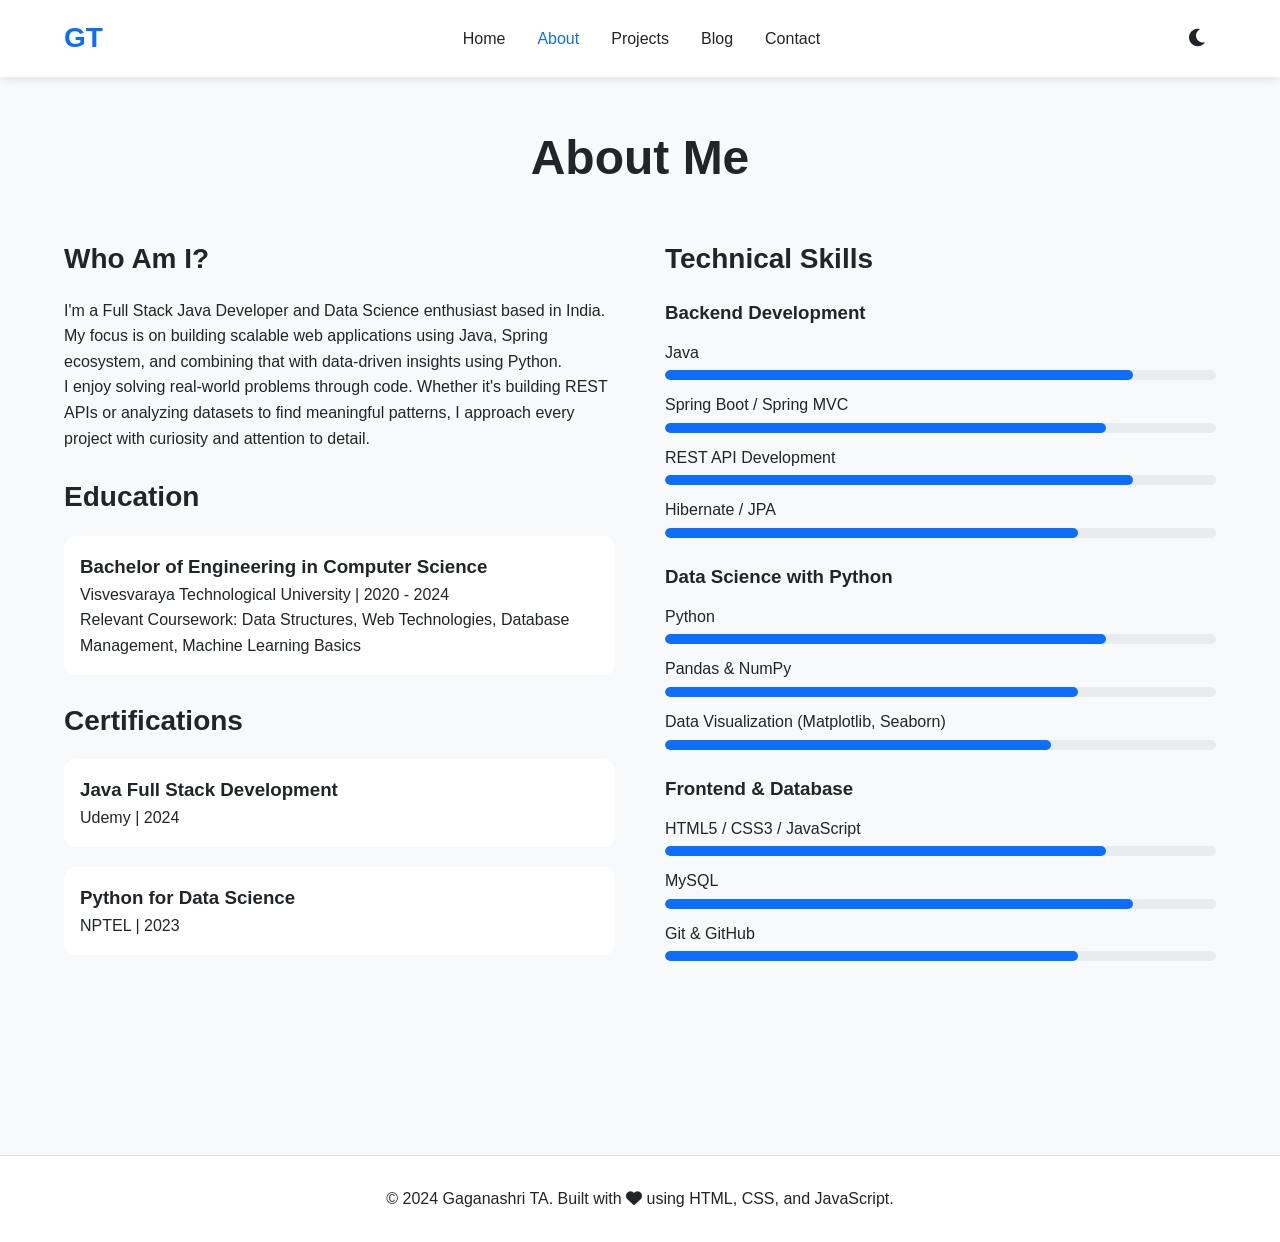
<file: about.html>
<!DOCTYPE html>
<html lang="en">
<head>
    <meta charset="UTF-8">
    <meta name="viewport" content="width=device-width, initial-scale=1.0">
    <title>Gaganashri TA | About Me</title>
    <link rel="stylesheet" href="css/style.css">
    <link rel="stylesheet" href="https://cdnjs.cloudflare.com/ajax/libs/font-awesome/6.0.0/css/all.min.css">
</head>
<body>

    <nav class="navbar">
        <div class="container nav-container">
            <div class="logo"><a href="index.html">GT</a></div>
            <ul class="nav-links">
                <li><a href="index.html">Home</a></li>
                <li><a href="about.html" class="active">About</a></li>
                <li><a href="projects.html">Projects</a></li>
                <li><a href="blog.html">Blog</a></li>
                <li><a href="contact.html">Contact</a></li>
            </ul>
            <button class="theme-toggle" id="darkModeToggle"><i class="fas fa-moon"></i></button>
            <div class="hamburger"><span></span><span></span><span></span></div>
        </div>
    </nav>

    <section class="about-page">
        <div class="container">
            <h1 class="page-title">About Me</h1>
            
            <div class="about-grid">
                <div class="about-bio">
                    <h2>Who Am I?</h2>
                    <p>I'm a Full Stack Java Developer and Data Science enthusiast based in India. My focus is on building scalable web applications using Java, Spring ecosystem, and combining that with data-driven insights using Python.</p>
                    <p>I enjoy solving real-world problems through code. Whether it's building REST APIs or analyzing datasets to find meaningful patterns, I approach every project with curiosity and attention to detail.</p>
                    
                    <h2>Education</h2>
                    <div class="edu-item">
                        <h3>Bachelor of Engineering in Computer Science</h3>
                        <p>Visvesvaraya Technological University | 2020 - 2024</p>
                        <p>Relevant Coursework: Data Structures, Web Technologies, Database Management, Machine Learning Basics</p>
                    </div>
                    
                    <h2>Certifications</h2>
                    <div class="edu-item">
                        <h3>Java Full Stack Development</h3>
                        <p>Udemy | 2024</p>
                    </div>
                    <div class="edu-item">
                        <h3>Python for Data Science</h3>
                        <p>NPTEL | 2023</p>
                    </div>
                </div>

                <div class="skills-detailed">
                    <h2>Technical Skills</h2>
                    <div class="skill-category">
                        <h3>Backend Development</h3>
                        <div class="skill-bar">
                            <span>Java</span>
                            <div class="progress-bar"><div class="progress" style="width: 85%"></div></div>
                        </div>
                        <div class="skill-bar">
                            <span>Spring Boot / Spring MVC</span>
                            <div class="progress-bar"><div class="progress" style="width: 80%"></div></div>
                        </div>
                        <div class="skill-bar">
                            <span>REST API Development</span>
                            <div class="progress-bar"><div class="progress" style="width: 85%"></div></div>
                        </div>
                        <div class="skill-bar">
                            <span>Hibernate / JPA</span>
                            <div class="progress-bar"><div class="progress" style="width: 75%"></div></div>
                        </div>
                    </div>
                    <div class="skill-category">
                        <h3>Data Science with Python</h3>
                        <div class="skill-bar">
                            <span>Python</span>
                            <div class="progress-bar"><div class="progress" style="width: 80%"></div></div>
                        </div>
                        <div class="skill-bar">
                            <span>Pandas & NumPy</span>
                            <div class="progress-bar"><div class="progress" style="width: 75%"></div></div>
                        </div>
                        <div class="skill-bar">
                            <span>Data Visualization (Matplotlib, Seaborn)</span>
                            <div class="progress-bar"><div class="progress" style="width: 70%"></div></div>
                        </div>
                    </div>
                    <div class="skill-category">
                        <h3>Frontend & Database</h3>
                        <div class="skill-bar">
                            <span>HTML5 / CSS3 / JavaScript</span>
                            <div class="progress-bar"><div class="progress" style="width: 80%"></div></div>
                        </div>
                        <div class="skill-bar">
                            <span>MySQL</span>
                            <div class="progress-bar"><div class="progress" style="width: 85%"></div></div>
                        </div>
                        <div class="skill-bar">
                            <span>Git & GitHub</span>
                            <div class="progress-bar"><div class="progress" style="width: 75%"></div></div>
                        </div>
                    </div>
                </div>
            </div>
        </div>
    </section>

    <footer class="footer">
        <div class="container"><p>&copy; 2024 Gaganashri TA. Built with <i class="fas fa-heart"></i> using HTML, CSS, and JavaScript.</p></div>
    </footer>

    <script src="js/main.js"></script>
</body>
</html>
</file>
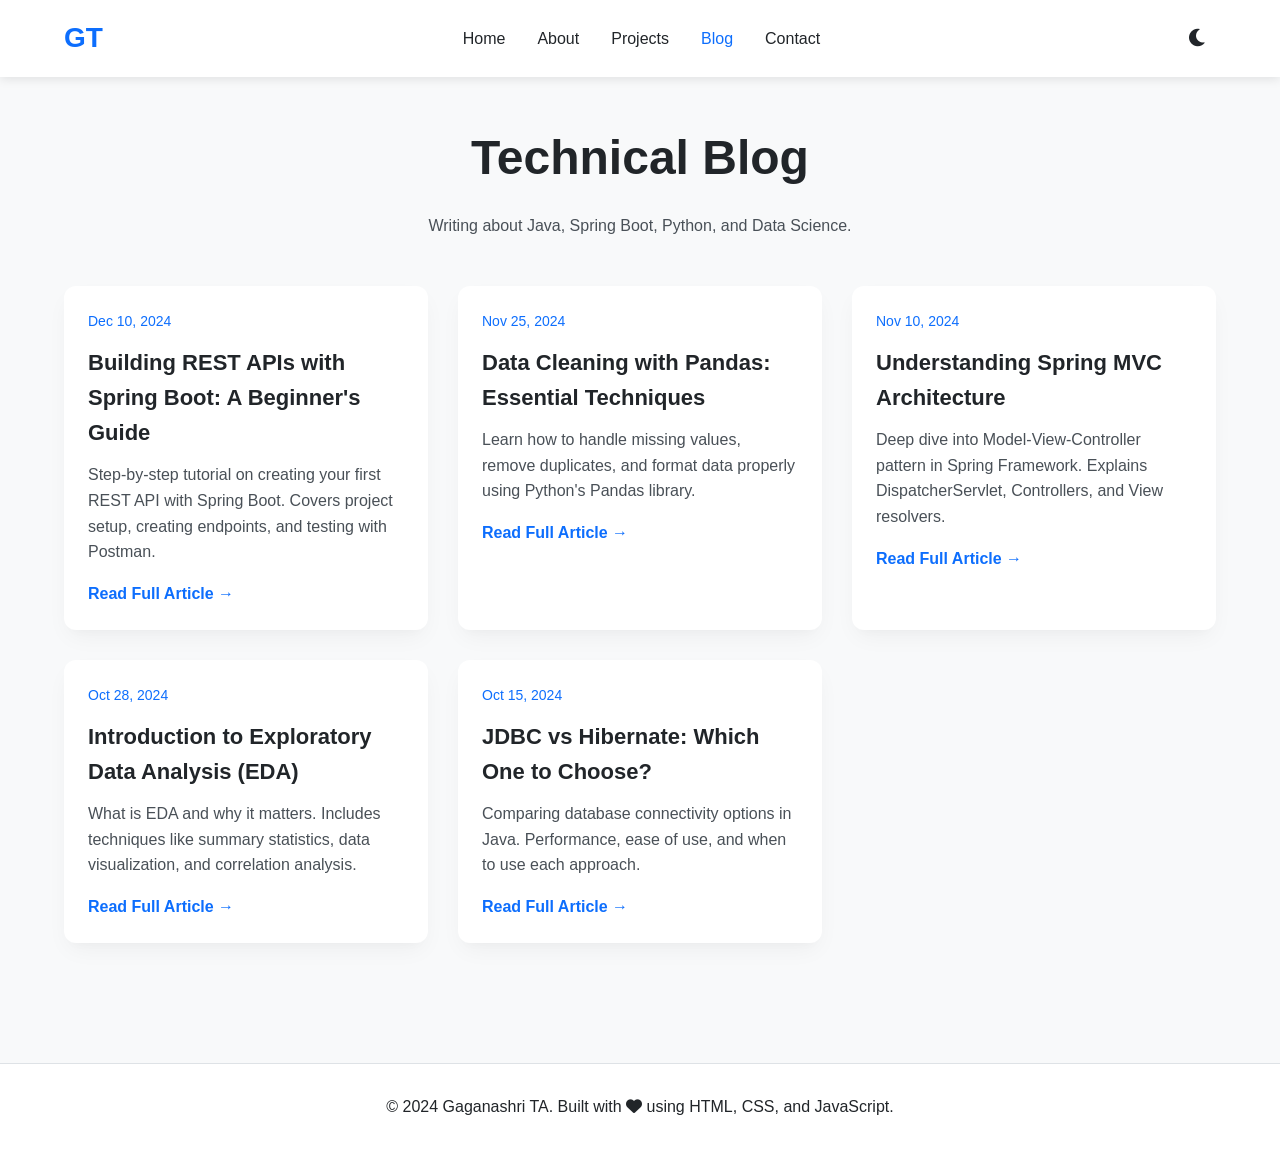
<file: blog.html>
<!DOCTYPE html>
<html lang="en">
<head>
    <meta charset="UTF-8">
    <meta name="viewport" content="width=device-width, initial-scale=1.0">
    <title>Gaganashri TA | Blog</title>
    <link rel="stylesheet" href="css/style.css">
    <link rel="stylesheet" href="https://cdnjs.cloudflare.com/ajax/libs/font-awesome/6.0.0/css/all.min.css">
</head>
<body>

    <nav class="navbar">
        <div class="container nav-container">
            <div class="logo"><a href="index.html">GT</a></div>
            <ul class="nav-links">
                <li><a href="index.html">Home</a></li>
                <li><a href="about.html">About</a></li>
                <li><a href="projects.html">Projects</a></li>
                <li><a href="blog.html" class="active">Blog</a></li>
                <li><a href="contact.html">Contact</a></li>
            </ul>
            <button class="theme-toggle" id="darkModeToggle"><i class="fas fa-moon"></i></button>
            <div class="hamburger"><span></span><span></span><span></span></div>
        </div>
    </nav>

    <section class="blog-page">
        <div class="container">
            <h1 class="page-title">Technical Blog</h1>
            <p class="page-subtitle">Writing about Java, Spring Boot, Python, and Data Science.</p>

            <div class="blog-grid">
                <article class="blog-post">
                    <div class="blog-date">Dec 10, 2024</div>
                    <h2>Building REST APIs with Spring Boot: A Beginner's Guide</h2>
                    <p>Step-by-step tutorial on creating your first REST API with Spring Boot. Covers project setup, creating endpoints, and testing with Postman.</p>
                    <a href="#" class="read-more">Read Full Article →</a>
                </article>

                <article class="blog-post">
                    <div class="blog-date">Nov 25, 2024</div>
                    <h2>Data Cleaning with Pandas: Essential Techniques</h2>
                    <p>Learn how to handle missing values, remove duplicates, and format data properly using Python's Pandas library.</p>
                    <a href="#" class="read-more">Read Full Article →</a>
                </article>

                <article class="blog-post">
                    <div class="blog-date">Nov 10, 2024</div>
                    <h2>Understanding Spring MVC Architecture</h2>
                    <p>Deep dive into Model-View-Controller pattern in Spring Framework. Explains DispatcherServlet, Controllers, and View resolvers.</p>
                    <a href="#" class="read-more">Read Full Article →</a>
                </article>

                <article class="blog-post">
                    <div class="blog-date">Oct 28, 2024</div>
                    <h2>Introduction to Exploratory Data Analysis (EDA)</h2>
                    <p>What is EDA and why it matters. Includes techniques like summary statistics, data visualization, and correlation analysis.</p>
                    <a href="#" class="read-more">Read Full Article →</a>
                </article>

                <article class="blog-post">
                    <div class="blog-date">Oct 15, 2024</div>
                    <h2>JDBC vs Hibernate: Which One to Choose?</h2>
                    <p>Comparing database connectivity options in Java. Performance, ease of use, and when to use each approach.</p>
                    <a href="#" class="read-more">Read Full Article →</a>
                </article>
            </div>
        </div>
    </section>

    <footer class="footer">
        <div class="container"><p>&copy; 2024 Gaganashri TA. Built with <i class="fas fa-heart"></i> using HTML, CSS, and JavaScript.</p></div>
    </footer>

    <script src="js/main.js"></script>
</body>
</html>
</file>
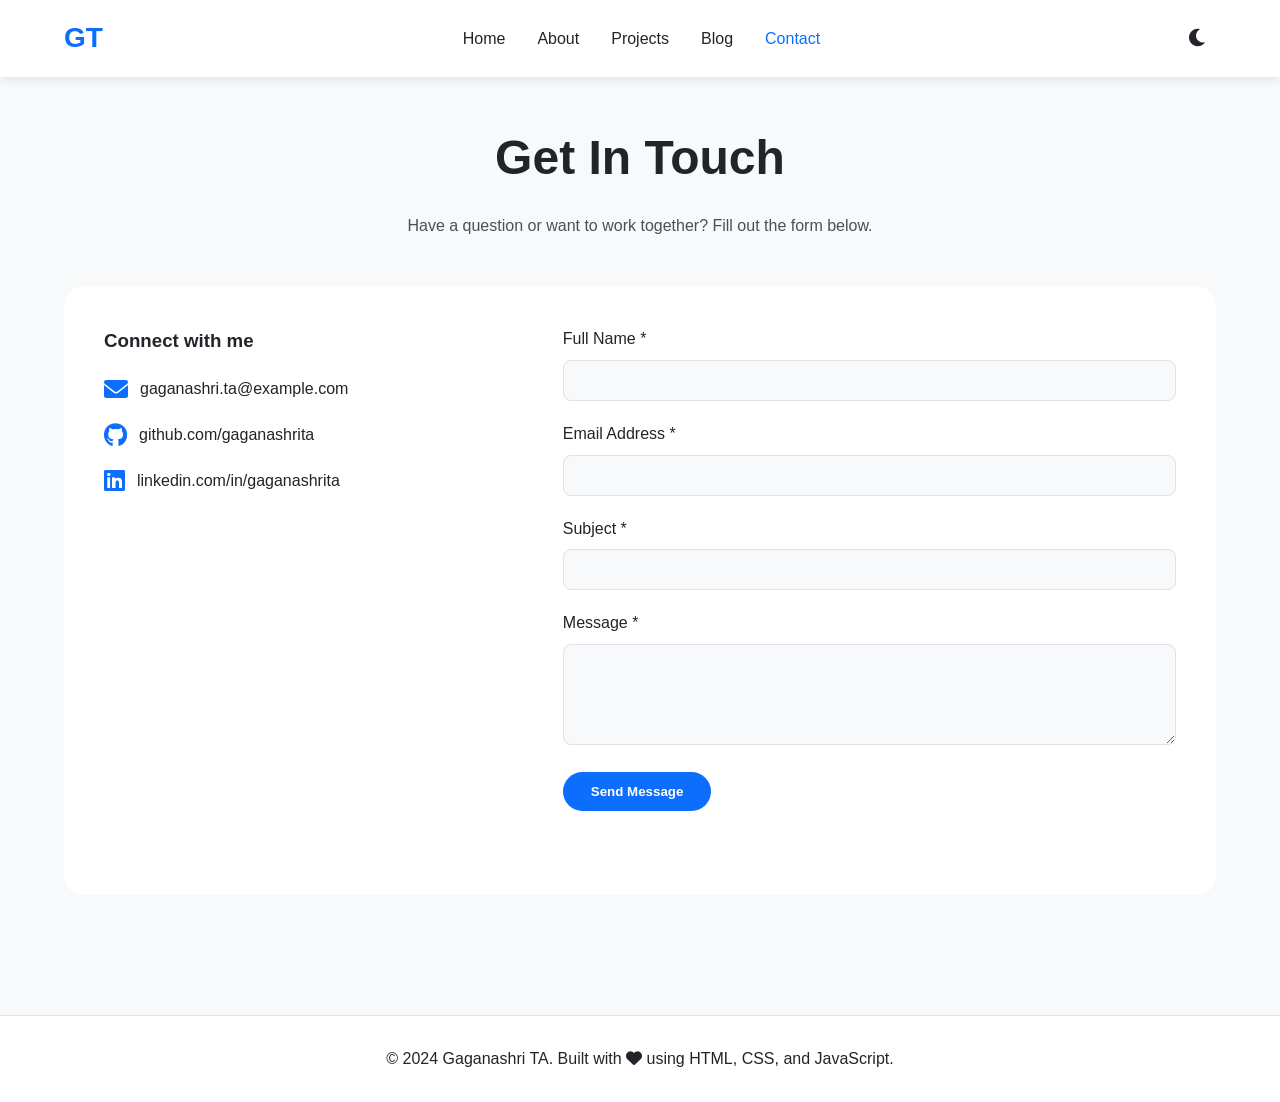
<file: contact.html>
<!DOCTYPE html>
<html lang="en">
<head>
    <meta charset="UTF-8">
    <meta name="viewport" content="width=device-width, initial-scale=1.0">
    <title>Gaganashri TA | Contact</title>
    <link rel="stylesheet" href="css/style.css">
    <link rel="stylesheet" href="https://cdnjs.cloudflare.com/ajax/libs/font-awesome/6.0.0/css/all.min.css">
</head>
<body>

    <nav class="navbar">
        <div class="container nav-container">
            <div class="logo"><a href="index.html">GT</a></div>
            <ul class="nav-links">
                <li><a href="index.html">Home</a></li>
                <li><a href="about.html">About</a></li>
                <li><a href="projects.html">Projects</a></li>
                <li><a href="blog.html">Blog</a></li>
                <li><a href="contact.html" class="active">Contact</a></li>
            </ul>
            <button class="theme-toggle" id="darkModeToggle"><i class="fas fa-moon"></i></button>
            <div class="hamburger"><span></span><span></span><span></span></div>
        </div>
    </nav>

    <section class="contact-page">
        <div class="container">
            <h1 class="page-title">Get In Touch</h1>
            <p class="page-subtitle">Have a question or want to work together? Fill out the form below.</p>

            <div class="contact-wrapper">
                <div class="contact-info">
                    <h3>Connect with me</h3>
                    <div class="contact-detail">
                        <i class="fas fa-envelope"></i>
                        <span>gaganashri.ta@example.com</span>
                    </div>
                    <div class="contact-detail">
                        <i class="fab fa-github"></i>
                        <span>github.com/gaganashrita</span>
                    </div>
                    <div class="contact-detail">
                        <i class="fab fa-linkedin"></i>
                        <span>linkedin.com/in/gaganashrita</span>
                    </div>
                </div>

                <form class="contact-form" id="contactForm">
                    <div class="form-group">
                        <label for="name">Full Name *</label>
                        <input type="text" id="name" name="name" required>
                        <small class="error-msg" id="nameError"></small>
                    </div>
                    <div class="form-group">
                        <label for="email">Email Address *</label>
                        <input type="email" id="email" name="email" required>
                        <small class="error-msg" id="emailError"></small>
                    </div>
                    <div class="form-group">
                        <label for="subject">Subject *</label>
                        <input type="text" id="subject" name="subject" required>
                        <small class="error-msg" id="subjectError"></small>
                    </div>
                    <div class="form-group">
                        <label for="message">Message *</label>
                        <textarea id="message" name="message" rows="5" required></textarea>
                        <small class="error-msg" id="messageError"></small>
                    </div>
                    <button type="submit" class="btn btn-primary">Send Message</button>
                    <div class="form-status" id="formStatus"></div>
                </form>
            </div>
        </div>
    </section>

    <footer class="footer">
        <div class="container"><p>&copy; 2024 Gaganashri TA. Built with <i class="fas fa-heart"></i> using HTML, CSS, and JavaScript.</p></div>
    </footer>

    <script src="js/main.js"></script>
</body>
</html>
</file>
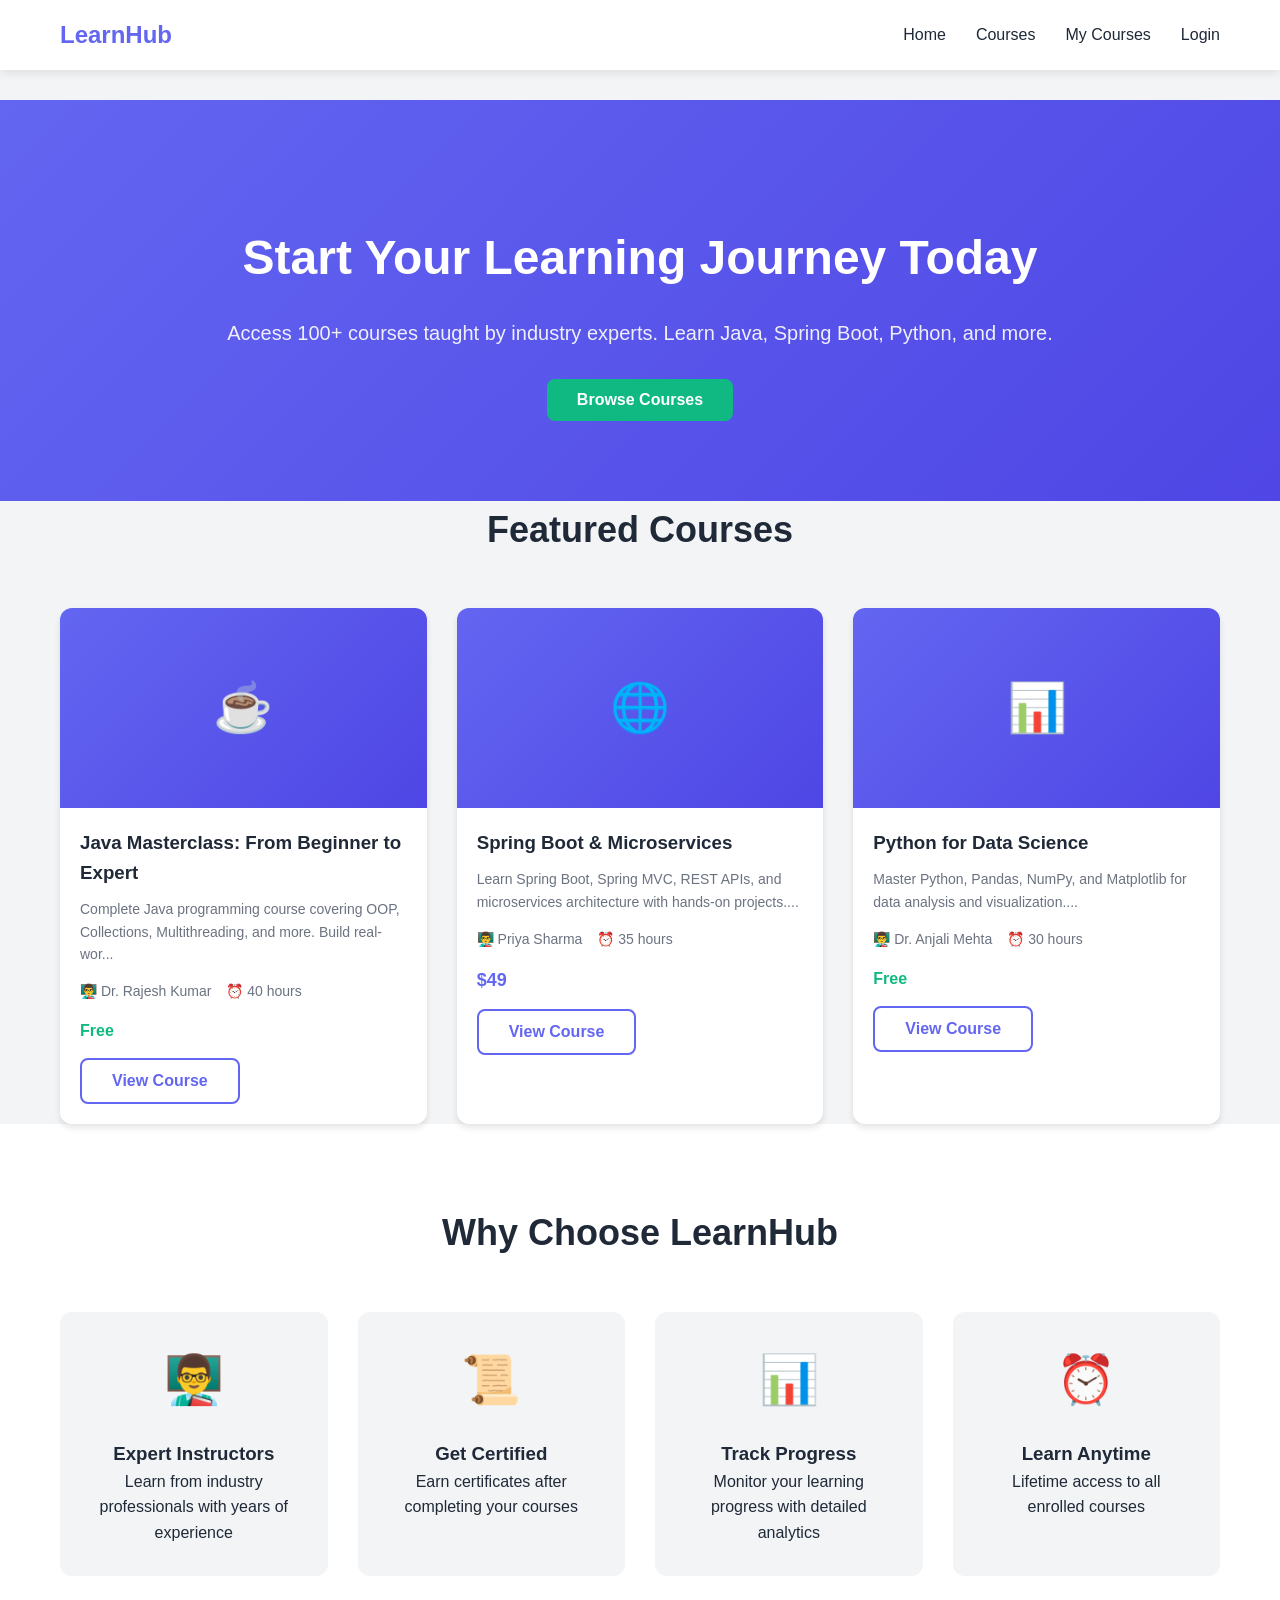
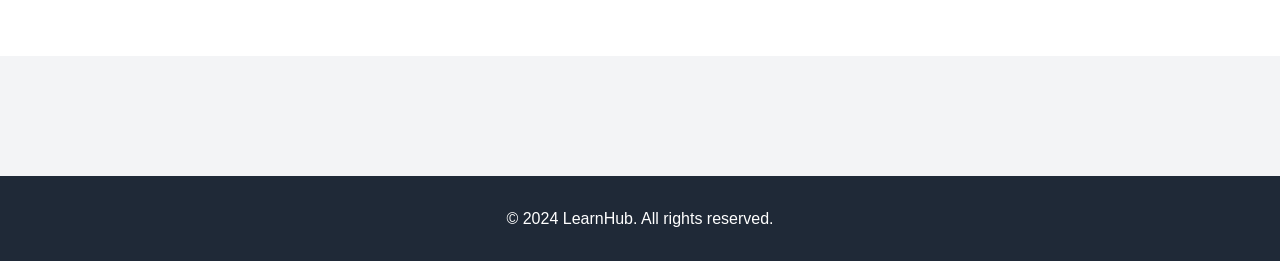
<file: deepseek_html_20260520_c94b9d.html>
<!DOCTYPE html>
<html lang="en">
<head>
    <meta charset="UTF-8">
    <meta name="viewport" content="width=device-width, initial-scale=1.0">
    <title>LearnHub - Online Learning Platform</title>
    <style>
        * {
            margin: 0;
            padding: 0;
            box-sizing: border-box;
        }

        :root {
            --primary: #6366f1;
            --primary-dark: #4f46e5;
            --secondary: #10b981;
            --dark: #1f2937;
            --light: #f3f4f6;
            --white: #ffffff;
            --gray: #6b7280;
            --danger: #ef4444;
            --warning: #f59e0b;
        }

        body {
            font-family: 'Segoe UI', Tahoma, Geneva, Verdana, sans-serif;
            line-height: 1.6;
            color: var(--dark);
            background: var(--light);
        }

        .container {
            max-width: 1200px;
            margin: 0 auto;
            padding: 0 20px;
        }

        /* Navigation */
        .navbar {
            background: var(--white);
            box-shadow: 0 2px 10px rgba(0,0,0,0.1);
            position: fixed;
            width: 100%;
            top: 0;
            z-index: 1000;
            padding: 16px 0;
        }

        .navbar .container {
            display: flex;
            justify-content: space-between;
            align-items: center;
        }

        .logo a {
            font-size: 24px;
            font-weight: bold;
            color: var(--primary);
            text-decoration: none;
        }

        .nav-links {
            display: flex;
            list-style: none;
            gap: 30px;
        }

        .nav-links a {
            text-decoration: none;
            color: var(--dark);
            font-weight: 500;
            cursor: pointer;
        }

        .nav-links a:hover, .nav-links a.active {
            color: var(--primary);
        }

        .user-info {
            display: flex;
            align-items: center;
            gap: 15px;
        }

        .user-name {
            color: var(--primary);
            font-weight: 500;
        }

        .logout-btn {
            background: var(--danger);
            color: white;
            border: none;
            padding: 6px 12px;
            border-radius: 6px;
            cursor: pointer;
            font-size: 12px;
        }

        .hamburger {
            display: none;
            flex-direction: column;
            cursor: pointer;
        }

        .hamburger span {
            width: 25px;
            height: 3px;
            background: var(--dark);
            margin: 3px 0;
        }

        /* Hero Section */
        .hero {
            background: linear-gradient(135deg, var(--primary), var(--primary-dark));
            color: white;
            padding: 120px 0 80px;
            text-align: center;
        }

        .hero-content h1 {
            font-size: 48px;
            margin-bottom: 20px;
        }

        .hero-content p {
            font-size: 20px;
            margin-bottom: 30px;
            opacity: 0.9;
        }

        /* Buttons */
        .btn {
            display: inline-block;
            padding: 12px 30px;
            border-radius: 8px;
            text-decoration: none;
            font-weight: 600;
            transition: all 0.3s;
            cursor: pointer;
            border: none;
            font-size: 16px;
        }

        .btn-primary {
            background: var(--secondary);
            color: white;
        }

        .btn-primary:hover {
            background: #059669;
            transform: translateY(-2px);
        }

        .btn-outline {
            background: transparent;
            color: var(--primary);
            border: 2px solid var(--primary);
        }

        .btn-outline:hover {
            background: var(--primary);
            color: white;
        }

        .btn-block {
            display: block;
            width: 100%;
            text-align: center;
        }

        .btn-danger {
            background: var(--danger);
            color: white;
        }

        .btn-danger:hover {
            background: #dc2626;
        }

        /* Pages */
        .page {
            display: none;
            padding: 100px 0 60px;
            min-height: 80vh;
        }

        .page.active {
            display: block;
        }

        /* Courses Grid */
        .section-title {
            text-align: center;
            font-size: 36px;
            margin-bottom: 50px;
        }

        .courses-grid {
            display: grid;
            grid-template-columns: repeat(auto-fill, minmax(320px, 1fr));
            gap: 30px;
            margin-top: 40px;
        }

        .course-card {
            background: var(--white);
            border-radius: 12px;
            overflow: hidden;
            box-shadow: 0 4px 6px rgba(0,0,0,0.1);
            transition: transform 0.3s;
        }

        .course-card:hover {
            transform: translateY(-5px);
        }

        .course-img {
            width: 100%;
            height: 200px;
            object-fit: cover;
            background: linear-gradient(135deg, var(--primary), var(--primary-dark));
            display: flex;
            align-items: center;
            justify-content: center;
            color: white;
            font-size: 48px;
        }

        .course-info {
            padding: 20px;
        }

        .course-info h3 {
            margin-bottom: 10px;
        }

        .course-info p {
            color: var(--gray);
            font-size: 14px;
            margin-bottom: 15px;
        }

        .course-meta {
            display: flex;
            gap: 15px;
            font-size: 14px;
            color: var(--gray);
            margin-bottom: 15px;
            flex-wrap: wrap;
        }

        .course-price {
            margin-bottom: 15px;
        }

        .free {
            color: var(--secondary);
            font-weight: bold;
        }

        .paid {
            color: var(--primary);
            font-weight: bold;
            font-size: 18px;
        }

        /* Features */
        .features {
            padding: 80px 0;
            background: var(--white);
        }

        .features-grid {
            display: grid;
            grid-template-columns: repeat(auto-fit, minmax(250px, 1fr));
            gap: 30px;
        }

        .feature-card {
            text-align: center;
            padding: 30px;
            background: var(--light);
            border-radius: 12px;
        }

        .feature-card i {
            font-size: 48px;
            color: var(--primary);
            margin-bottom: 20px;
        }

        /* Search Filter */
        .search-filter {
            display: flex;
            gap: 20px;
            margin-bottom: 40px;
            flex-wrap: wrap;
        }

        .search-input {
            flex: 1;
            padding: 12px 20px;
            border: 1px solid #ddd;
            border-radius: 8px;
            font-size: 16px;
        }

        .filter-select {
            padding: 12px 20px;
            border: 1px solid #ddd;
            border-radius: 8px;
            font-size: 16px;
            cursor: pointer;
        }

        /* Course Detail */
        .course-detail {
            background: var(--white);
            border-radius: 12px;
            overflow: hidden;
        }

        .course-detail-header {
            padding: 30px;
            background: var(--primary);
            color: white;
        }

        .course-detail-content {
            display: grid;
            grid-template-columns: 2fr 1fr;
            gap: 30px;
            padding: 30px;
        }

        .course-detail-img {
            width: 100%;
            height: 250px;
            background: linear-gradient(135deg, var(--primary), var(--primary-dark));
            border-radius: 8px;
            display: flex;
            align-items: center;
            justify-content: center;
            color: white;
            font-size: 64px;
        }

        .course-sidebar-card {
            background: var(--light);
            padding: 20px;
            border-radius: 12px;
            position: sticky;
            top: 100px;
        }

        .course-price-large {
            font-size: 32px;
            font-weight: bold;
            margin-bottom: 20px;
        }

        .course-stats {
            margin-bottom: 20px;
        }

        .course-stats p {
            margin-bottom: 10px;
        }

        /* My Courses */
        .enrolled-card {
            display: flex;
            gap: 20px;
            background: var(--white);
            border-radius: 12px;
            padding: 20px;
            margin-bottom: 20px;
            box-shadow: 0 2px 4px rgba(0,0,0,0.1);
        }

        .enrolled-img {
            width: 150px;
            height: 150px;
            background: linear-gradient(135deg, var(--primary), var(--primary-dark));
            border-radius: 8px;
            display: flex;
            align-items: center;
            justify-content: center;
            color: white;
            font-size: 48px;
        }

        .enrolled-info {
            flex: 1;
        }

        .progress-section {
            margin: 15px 0;
        }

        .progress-label {
            display: flex;
            justify-content: space-between;
            margin-bottom: 5px;
        }

        .progress-bar {
            background: var(--light);
            height: 10px;
            border-radius: 5px;
            overflow: hidden;
        }

        .progress-fill {
            background: var(--secondary);
            height: 100%;
            width: 0%;
            transition: width 0.3s;
        }

        .lesson-list-ul {
            list-style: none;
            margin-top: 10px;
        }

        .lesson-list-ul li {
            padding: 8px 0;
            border-bottom: 1px solid #eee;
        }

        .lesson-list-ul label {
            display: flex;
            align-items: center;
            gap: 10px;
            cursor: pointer;
        }

        .enrolled-actions {
            margin-top: 15px;
            display: flex;
            gap: 10px;
        }

        /* Auth Pages */
        .auth-container {
            max-width: 450px;
            margin: 0 auto;
        }

        .auth-card {
            background: var(--white);
            padding: 40px;
            border-radius: 12px;
            box-shadow: 0 4px 6px rgba(0,0,0,0.1);
        }

        .auth-card h2 {
            text-align: center;
            margin-bottom: 30px;
        }

        .form-group {
            margin-bottom: 20px;
        }

        .form-group label {
            display: block;
            margin-bottom: 8px;
            font-weight: 500;
        }

        .form-group input {
            width: 100%;
            padding: 12px;
            border: 1px solid #ddd;
            border-radius: 6px;
            font-size: 16px;
        }

        .alert {
            padding: 12px;
            border-radius: 6px;
            margin-bottom: 20px;
        }

        .alert-error {
            background: #fee2e2;
            color: var(--danger);
        }

        .alert-success {
            background: #d1fae5;
            color: var(--secondary);
        }

        .error-msg {
            color: var(--danger);
            font-size: 12px;
            display: block;
            margin-top: 5px;
        }

        .auth-footer {
            text-align: center;
            margin-top: 20px;
        }

        .auth-footer a {
            color: var(--primary);
            cursor: pointer;
            text-decoration: none;
        }

        /* Empty State */
        .empty-state {
            text-align: center;
            padding: 60px;
            background: var(--white);
            border-radius: 12px;
        }

        .empty-state i {
            font-size: 64px;
            color: var(--gray);
            margin-bottom: 20px;
        }

        /* Certificate Modal */
        .certificate-modal {
            position: fixed;
            top: 0;
            left: 0;
            width: 100%;
            height: 100%;
            background: rgba(0,0,0,0.8);
            display: flex;
            justify-content: center;
            align-items: center;
            z-index: 2000;
        }

        .certificate-content {
            background: white;
            padding: 40px;
            border-radius: 12px;
            text-align: center;
            max-width: 500px;
        }

        .certificate {
            border: 10px double var(--primary);
            padding: 30px;
        }

        .certificate h1 {
            color: var(--primary);
            margin-bottom: 20px;
        }

        .btn-close-cert {
            margin-top: 20px;
            padding: 10px 20px;
            background: var(--primary);
            color: white;
            border: none;
            border-radius: 6px;
            cursor: pointer;
        }

        /* Footer */
        .footer {
            background: var(--dark);
            color: white;
            text-align: center;
            padding: 30px;
            margin-top: 60px;
        }

        /* Responsive */
        @media (max-width: 768px) {
            .hamburger {
                display: flex;
            }
            
            .nav-links {
                display: none;
                position: absolute;
                top: 70px;
                left: 0;
                width: 100%;
                background: var(--white);
                flex-direction: column;
                padding: 20px;
                text-align: center;
                box-shadow: 0 4px 6px rgba(0,0,0,0.1);
            }
            
            .nav-links.active {
                display: flex;
            }
            
            .course-detail-content {
                grid-template-columns: 1fr;
            }
            
            .enrolled-card {
                flex-direction: column;
            }
            
            .enrolled-img {
                width: 100%;
                height: 150px;
            }
            
            .hero-content h1 {
                font-size: 32px;
            }
            
            .search-filter {
                flex-direction: column;
            }
            
            .user-info {
                flex-direction: column;
                gap: 10px;
            }
        }
    </style>
</head>
<body>

    <!-- Navigation -->
    <nav class="navbar">
        <div class="container">
            <div class="logo">
                <a onclick="showPage('home')">LearnHub</a>
            </div>
            <ul class="nav-links" id="navLinks">
                <li><a onclick="showPage('home')">Home</a></li>
                <li><a onclick="showPage('courses')">Courses</a></li>
                <li><a onclick="showPage('my-courses')">My Courses</a></li>
                <li id="authNav"><a onclick="showPage('login')">Login</a></li>
            </ul>
            <div class="user-info" id="userInfo" style="display: none;">
                <span class="user-name" id="userName"></span>
                <button class="logout-btn" onclick="logout()">Logout</button>
            </div>
            <div class="hamburger" onclick="toggleMobileMenu()">
                <span></span><span></span><span></span>
            </div>
        </div>
    </nav>

    <!-- Home Page -->
    <div id="homePage" class="page active">
        <section class="hero">
            <div class="container">
                <div class="hero-content">
                    <h1>Start Your Learning Journey Today</h1>
                    <p>Access 100+ courses taught by industry experts. Learn Java, Spring Boot, Python, and more.</p>
                    <button class="btn btn-primary" onclick="showPage('courses')">Browse Courses</button>
                </div>
            </div>
        </section>

        <section class="featured">
            <div class="container">
                <h2 class="section-title">Featured Courses</h2>
                <div class="courses-grid" id="featuredCourses"></div>
            </div>
        </section>

        <section class="features">
            <div class="container">
                <h2 class="section-title">Why Choose LearnHub</h2>
                <div class="features-grid">
                    <div class="feature-card">
                        <div style="font-size: 48px; margin-bottom: 20px;">👨‍🏫</div>
                        <h3>Expert Instructors</h3>
                        <p>Learn from industry professionals with years of experience</p>
                    </div>
                    <div class="feature-card">
                        <div style="font-size: 48px; margin-bottom: 20px;">📜</div>
                        <h3>Get Certified</h3>
                        <p>Earn certificates after completing your courses</p>
                    </div>
                    <div class="feature-card">
                        <div style="font-size: 48px; margin-bottom: 20px;">📊</div>
                        <h3>Track Progress</h3>
                        <p>Monitor your learning progress with detailed analytics</p>
                    </div>
                    <div class="feature-card">
                        <div style="font-size: 48px; margin-bottom: 20px;">⏰</div>
                        <h3>Learn Anytime</h3>
                        <p>Lifetime access to all enrolled courses</p>
                    </div>
                </div>
            </div>
        </section>
    </div>

    <!-- Courses Page -->
    <div id="coursesPage" class="page">
        <div class="container">
            <h1 class="section-title">All Courses</h1>
            
            <div class="search-filter">
                <input type="text" id="searchInput" placeholder="Search courses by title..." class="search-input">
                <select id="categoryFilter" class="filter-select">
                    <option value="all">All Categories</option>
                    <option value="Programming">Programming</option>
                    <option value="Web Development">Web Development</option>
                    <option value="Data Science">Data Science</option>
                    <option value="DevOps">DevOps</option>
                </select>
            </div>

            <div class="courses-grid" id="allCourses"></div>
        </div>
    </div>

    <!-- Course Detail Page -->
    <div id="courseDetailPage" class="page">
        <div class="container">
            <div id="courseDetailContent"></div>
        </div>
    </div>

    <!-- My Courses Page -->
    <div id="myCoursesPage" class="page">
        <div class="container">
            <h1 class="section-title">My Courses</h1>
            <div id="myCoursesContent"></div>
        </div>
    </div>

    <!-- Login Page -->
    <div id="loginPage" class="page">
        <div class="container">
            <div class="auth-container">
                <div class="auth-card">
                    <h2>Login to LearnHub</h2>
                    <div id="loginError" class="alert alert-error" style="display: none;"></div>
                    <form id="loginForm">
                        <div class="form-group">
                            <label>Username</label>
                            <input type="text" id="loginUsername" required>
                        </div>
                        <div class="form-group">
                            <label>Password</label>
                            <input type="password" id="loginPassword" required>
                        </div>
                        <button type="submit" class="btn btn-primary btn-block">Login</button>
                    </form>
                    <div class="auth-footer">
                        <p>Don't have an account? <a onclick="showPage('register')">Register here</a></p>
                    </div>
                </div>
            </div>
        </div>
    </div>

    <!-- Register Page -->
    <div id="registerPage" class="page">
        <div class="container">
            <div class="auth-container">
                <div class="auth-card">
                    <h2>Create an Account</h2>
                    <div id="registerError" class="alert alert-error" style="display: none;"></div>
                    <form id="registerForm">
                        <div class="form-group">
                            <label>Username *</label>
                            <input type="text" id="regUsername" required>
                            <small class="error-msg" id="usernameError"></small>
                        </div>
                        <div class="form-group">
                            <label>Email *</label>
                            <input type="email" id="regEmail" required>
                            <small class="error-msg" id="emailError"></small>
                        </div>
                        <div class="form-group">
                            <label>Password *</label>
                            <input type="password" id="regPassword" required>
                            <small class="error-msg" id="passwordError"></small>
                        </div>
                        <div class="form-group">
                            <label>Confirm Password *</label>
                            <input type="password" id="regConfirmPassword" required>
                            <small class="error-msg" id="confirmError"></small>
                        </div>
                        <button type="submit" class="btn btn-primary btn-block">Register</button>
                    </form>
                    <div class="auth-footer">
                        <p>Already have an account? <a onclick="showPage('login')">Login here</a></p>
                    </div>
                </div>
            </div>
        </div>
    </div>

    <footer class="footer">
        <div class="container">
            <p>&copy; 2024 LearnHub. All rights reserved.</p>
        </div>
    </footer>

    <script>
        // ============================================
        // DATA MODELS
        // ============================================
        
        const courses = [
            {
                id: 1,
                title: "Java Masterclass: From Beginner to Expert",
                description: "Complete Java programming course covering OOP, Collections, Multithreading, and more. Build real-world applications.",
                instructor: "Dr. Rajesh Kumar",
                duration: 40,
                level: "Beginner",
                category: "Programming",
                price: 0,
                lessons: [
                    "Introduction to Java",
                    "Variables and Data Types",
                    "Control Flow Statements",
                    "Object Oriented Programming",
                    "Exception Handling",
                    "Collections Framework",
                    "Multithreading",
                    "File I/O"
                ]
            },
            {
                id: 2,
                title: "Spring Boot & Microservices",
                description: "Learn Spring Boot, Spring MVC, REST APIs, and microservices architecture with hands-on projects.",
                instructor: "Priya Sharma",
                duration: 35,
                level: "Intermediate",
                category: "Web Development",
                price: 49,
                lessons: [
                    "Spring Boot Setup",
                    "Creating REST APIs",
                    "Database Integration",
                    "Spring Security",
                    "Microservices Basics",
                    "Service Discovery",
                    "API Gateway",
                    "Docker Deployment"
                ]
            },
            {
                id: 3,
                title: "Python for Data Science",
                description: "Master Python, Pandas, NumPy, and Matplotlib for data analysis and visualization.",
                instructor: "Dr. Anjali Mehta",
                duration: 30,
                level: "Beginner",
                category: "Data Science",
                price: 0,
                lessons: [
                    "Python Basics",
                    "NumPy Fundamentals",
                    "Pandas DataFrames",
                    "Data Cleaning",
                    "Data Visualization with Matplotlib",
                    "Seaborn for Statistics",
                    "Introduction to Machine Learning"
                ]
            },
            {
                id: 4,
                title: "React - The Complete Guide",
                description: "Build modern web applications with React, Hooks, Redux, and Next.js.",
                instructor: "Vikram Singh",
                duration: 45,
                level: "Intermediate",
                category: "Web Development",
                price: 59,
                lessons: [
                    "React Fundamentals",
                    "Components & Props",
                    "State & Lifecycle",
                    "Hooks Deep Dive",
                    "React Router",
                    "State Management with Redux",
                    "API Integration",
                    "Next.js Basics"
                ]
            },
            {
                id: 5,
                title: "DevOps with Docker & Kubernetes",
                description: "Learn containerization, orchestration, and CI/CD pipelines.",
                instructor: "Neha Gupta",
                duration: 28,
                level: "Advanced",
                category: "DevOps",
                price: 79,
                lessons: [
                    "Docker Basics",
                    "Docker Compose",
                    "Kubernetes Architecture",
                    "Pods & Services",
                    "Deployments",
                    "CI/CD Pipelines",
                    "Monitoring & Logging"
                ]
            },
            {
                id: 6,
                title: "SQL and Database Design",
                description: "Master SQL queries, joins, indexing, and database normalization.",
                instructor: "Rahul Verma",
                duration: 25,
                level: "Beginner",
                category: "Programming",
                price: 0,
                lessons: [
                    "SQL Basics",
                    "SELECT Queries",
                    "Joins Explained",
                    "Subqueries",
                    "Indexing",
                    "Database Normalization",
                    "Transactions",
                    "Stored Procedures"
                ]
            }
        ];

        // User data (mock)
        let users = JSON.parse(localStorage.getItem('users') || '[]');
        let currentUser = JSON.parse(localStorage.getItem('currentUser') || 'null');
        
        // Enrollments data
        let enrollments = JSON.parse(localStorage.getItem('enrollments') || '{}');
        
        // Lesson completion data
        let lessonProgress = JSON.parse(localStorage.getItem('lessonProgress') || '{}');

        // ============================================
        // HELPER FUNCTIONS
        // ============================================
        
        function saveToLocalStorage() {
            localStorage.setItem('users', JSON.stringify(users));
            localStorage.setItem('currentUser', JSON.stringify(currentUser));
            localStorage.setItem('enrollments', JSON.stringify(enrollments));
            localStorage.setItem('lessonProgress', JSON.stringify(lessonProgress));
        }

        function updateNavigation() {
            const authNav = document.getElementById('authNav');
            const userInfo = document.getElementById('userInfo');
            const userNameSpan = document.getElementById('userName');
            
            if (currentUser) {
                authNav.style.display = 'none';
                userInfo.style.display = 'flex';
                userNameSpan.textContent = currentUser.username;
            } else {
                authNav.style.display = 'block';
                userInfo.style.display = 'none';
            }
        }

        function showPage(pageName, param = null) {
            // Hide all pages
            document.querySelectorAll('.page').forEach(page => {
                page.classList.remove('active');
            });
            
            // Show selected page
            const pageMap = {
                'home': 'homePage',
                'courses': 'coursesPage',
                'my-courses': 'myCoursesPage',
                'course-detail': 'courseDetailPage',
                'login': 'loginPage',
                'register': 'registerPage'
            };
            
            const pageId = pageMap[pageName];
            if (pageId) {
                document.getElementById(pageId).classList.add('active');
            }
            
            // Load data for specific pages
            if (pageName === 'home') {
                loadFeaturedCourses();
            } else if (pageName === 'courses') {
                loadAllCourses();
            } else if (pageName === 'my-courses') {
                loadMyCourses();
            } else if (pageName === 'course-detail' && param) {
                loadCourseDetail(param);
            }
            
            // Update active nav link
            document.querySelectorAll('.nav-links a').forEach(link => {
                link.classList.remove('active');
            });
            const activeLink = Array.from(document.querySelectorAll('.nav-links a')).find(
                link => link.getAttribute('onclick')?.includes(pageName)
            );
            if (activeLink) activeLink.classList.add('active');
            
            // Close mobile menu
            document.getElementById('navLinks').classList.remove('active');
        }

        function toggleMobileMenu() {
            document.getElementById('navLinks').classList.toggle('active');
        }

        // ============================================
        // COURSE FUNCTIONS
        // ============================================
        
        function loadFeaturedCourses() {
            const featured = courses.slice(0, 3);
            const container = document.getElementById('featuredCourses');
            container.innerHTML = featured.map(course => `
                <div class="course-card">
                    <div class="course-img">${getCourseIcon(course.category)}</div>
                    <div class="course-info">
                        <h3>${course.title}</h3>
                        <p>${course.description.substring(0, 100)}...</p>
                        <div class="course-meta">
                            <span>👨‍🏫 ${course.instructor}</span>
                            <span>⏰ ${course.duration} hours</span>
                        </div>
                        <div class="course-price">
                            ${course.price === 0 ? '<span class="free">Free</span>' : `<span class="paid">$${course.price}</span>`}
                        </div>
                        <button class="btn btn-outline" onclick="showPage('course-detail', ${course.id})">View Course</button>
                    </div>
                </div>
            `).join('');
        }

        function loadAllCourses() {
            let filteredCourses = [...courses];
            
            const searchTerm = document.getElementById('searchInput')?.value.toLowerCase() || '';
            const category = document.getElementById('categoryFilter')?.value || 'all';
            
            if (searchTerm) {
                filteredCourses = filteredCourses.filter(c => c.title.toLowerCase().includes(searchTerm));
            }
            
            if (category !== 'all') {
                filteredCourses = filteredCourses.filter(c => c.category === category);
            }
            
            const container = document.getElementById('allCourses');
            container.innerHTML = filteredCourses.map(course => `
                <div class="course-card">
                    <div class="course-img">${getCourseIcon(course.category)}</div>
                    <div class="course-info">
                        <h3>${course.title}</h3>
                        <p>${course.description.substring(0, 100)}...</p>
                        <div class="course-meta">
                            <span>👨‍🏫 ${course.instructor}</span>
                            <span>⏰ ${course.duration} hours</span>
                            <span>📊 ${course.level}</span>
                        </div>
                        <div class="course-price">
                            ${course.price === 0 ? '<span class="free">Free</span>' : `<span class="paid">$${course.price}</span>`}
                        </div>
                        <button class="btn btn-outline" onclick="showPage('course-detail', ${course.id})">View Course</button>
                    </div>
                </div>
            `).join('');
        }

        function getCourseIcon(category) {
            const icons = {
                'Programming': '☕',
                'Web Development': '🌐',
                'Data Science': '📊',
                'DevOps': '🐳'
            };
            return icons[category] || '📚';
        }

        function loadCourseDetail(courseId) {
            const course = courses.find(c => c.id === courseId);
            if (!course) return;
            
            const isEnrolled = currentUser && enrollments[currentUser.id]?.includes(courseId);
            
            const container = document.getElementById('courseDetailContent');
            container.innerHTML = `
                <div class="course-detail">
                    <div class="course-detail-header">
                        <h1>${course.title}</h1>
                        <div class="instructor-info">
                            <span>Created by <strong>${course.instructor}</strong></span>
                        </div>
                    </div>
                    
                    <div class="course-detail-content">
                        <div class="course-main">
                            <div class="course-detail-img">${getCourseIcon(course.category)}</div>
                            <div class="course-description">
                                <h3>About this course</h3>
                                <p>${course.description}</p>
                                <h3>What you'll learn</h3>
                                <ul style="margin-left: 20px;">
                                    ${course.lessons.map(lesson => `<li>${lesson}</li>`).join('')}
                                </ul>
                            </div>
                        </div>
                        
                        <div class="course-sidebar">
                            <div class="course-sidebar-card">
                                <div class="course-price-large">
                                    ${course.price === 0 ? '<span class="free-large">Free</span>' : `<span class="paid-large">$${course.price}</span>`}
                                </div>
                                <div class="course-stats">
                                    <p>⏰ Duration: ${course.duration} hours</p>
                                    <p>📊 Level: ${course.level}</p>
                                    <p>📁 Category: ${course.category}</p>
                                    <p>📚 Lessons: ${course.lessons.length}</p>
                                </div>
                                ${!currentUser ? 
                                    `<button class="btn btn-primary btn-block" onclick="showPage('login')">Login to Enroll</button>` :
                                    (isEnrolled ? 
                                        `<button class="btn btn-primary btn-block" disabled>Already Enrolled</button>
                                         <button class="btn btn-outline btn-block" style="margin-top: 10px;" onclick="showPage('my-courses')">Go to My Courses</button>` :
                                        `<button class="btn btn-primary btn-block" onclick="enrollCourse(${course.id})">Enroll Now</button>`)
                                }
                            </div>
                        </div>
                    </div>
                </div>
            `;
        }

        // ============================================
        // ENROLLMENT FUNCTIONS
        // ============================================
        
        function enrollCourse(courseId) {
            if (!currentUser) {
                showPage('login');
                return;
            }
            
            if (!enrollments[currentUser.id]) {
                enrollments[currentUser.id] = [];
            }
            
            if (!enrollments[currentUser.id].includes(courseId)) {
                enrollments[currentUser.id].push(courseId);
                saveToLocalStorage();
                alert('Successfully enrolled in course!');
                showPage('my-courses');
            }
        }

        function loadMyCourses() {
            if (!currentUser) {
                document.getElementById('myCoursesContent').innerHTML = `
                    <div class="empty-state">
                        <div style="font-size: 64px;">🔒</div>
                        <h3>Please login to see your courses</h3>
                        <button class="btn btn-primary" onclick="showPage('login')">Login Now</button>
                    </div>
                `;
                return;
            }
            
            const userEnrollments = enrollments[currentUser.id] || [];
            
            if (userEnrollments.length === 0) {
                document.getElementById('myCoursesContent').innerHTML = `
                    <div class="empty-state">
                        <div style="font-size: 64px;">📚</div>
                        <h3>No courses yet!</h3>
                        <p>Start your learning journey by enrolling in a course.</p>
                        <button class="btn btn-primary" onclick="showPage('courses')">Browse Courses</button>
                    </div>
                `;
                return;
            }
            
            const enrolledCourses = courses.filter(c => userEnrollments.includes(c.id));
            
            document.getElementById('myCoursesContent').innerHTML = enrolledCourses.map((course, index) => {
                const progress = getCourseProgress(currentUser.id, course.id);
                return `
                    <div class="enrolled-card">
                        <div class="enrolled-img">${getCourseIcon(course.category)}</div>
                        <div class="enrolled-info">
                            <h3>${course.title}</h3>
                            <p>${course.instructor}</p>
                            <div class="progress-section">
                                <div class="progress-label">
                                    <span>Progress</span>
                                    <span class="progress-percent" id="progress-${course.id}">${Math.round(progress)}%</span>
                                </div>
                                <div class="progress-bar">
                                    <div class="progress-fill" id="progress-fill-${course.id}" style="width: ${progress}%"></div>
                                </div>
                            </div>
                            <div class="lessons-section">
                                <h4>Course Lessons</h4>
                                <ul class="lesson-list-ul" id="lessons-${course.id}">
                                    ${renderLessons(currentUser.id, course)}
                                </ul>
                            </div>
                            <div class="enrolled-actions">
                                <button class="btn-danger btn" onclick="unenrollCourse(${course.id})">Remove from My Courses</button>
                            </div>
                        </div>
                    </div>
                `;
            }).join('');
        }

        function renderLessons(userId, course) {
            if (!lessonProgress[userId]) lessonProgress[userId] = {};
            if (!lessonProgress[userId][course.id]) lessonProgress[userId][course.id] = {};
            
            return course.lessons.map((lesson, idx) => {
                const isCompleted = lessonProgress[userId][course.id][idx] || false;
                return `
                    <li>
                        <label>
                            <input type="checkbox" class="lesson-checkbox" 
                                   data-course="${course.id}"
                                   data-lesson="${idx}"
                                   onchange="toggleLesson(${course.id}, ${idx}, this.checked)"
                                   ${isCompleted ? 'checked' : ''}>
                            <span style="${isCompleted ? 'text-decoration: line-through;' : ''}">${lesson}</span>
                        </label>
                    </li>
                `;
            }).join('');
        }

        function toggleLesson(courseId, lessonIndex, isChecked) {
            if (!currentUser) return;
            
            if (!lessonProgress[currentUser.id]) lessonProgress[currentUser.id] = {};
            if (!lessonProgress[currentUser.id][courseId]) lessonProgress[currentUser.id][courseId] = {};
            
            lessonProgress[currentUser.id][courseId][lessonIndex] = isChecked;
            saveToLocalStorage();
            
            // Update progress
            const course = courses.find(c => c.id === courseId);
            const totalLessons = course.lessons.length;
            const completedLessons = Object.values(lessonProgress[currentUser.id][courseId]).filter(v => v === true).length;
            const progress = (completedLessons / totalLessons) * 100;
            
            // Update progress bar
            const progressFill = document.getElementById(`progress-fill-${courseId}`);
            const progressPercent = document.getElementById(`progress-${courseId}`);
            if (progressFill) progressFill.style.width = `${progress}%`;
            if (progressPercent) progressPercent.innerText = `${Math.round(progress)}%`;
            
            // Check if course completed
            if (progress === 100) {
                setTimeout(() => {
                    if (confirm('🎉 Congratulations! You have completed this course! Would you like to generate your certificate?')) {
                        generateCertificate(course.title);
                    }
                }, 500);
            }
        }

        function getCourseProgress(userId, courseId) {
            if (!lessonProgress[userId] || !lessonProgress[userId][courseId]) return 0;
            const course = courses.find(c => c.id === courseId);
            if (!course) return 0;
            const completed = Object.values(lessonProgress[userId][courseId]).filter(v => v === true).length;
            return (completed / course.lessons.length) * 100;
        }

        function unenrollCourse(courseId) {
            if (!currentUser) return;
            
            if (confirm('Are you sure you want to remove this course? Your progress will be lost.')) {
                enrollments[currentUser.id] = enrollments[currentUser.id].filter(id => id !== courseId);
                if (lessonProgress[currentUser.id]) {
                    delete lessonProgress[currentUser.id][courseId];
                }
                saveToLocalStorage();
                loadMyCourses();
                alert('Course removed successfully!');
            }
        }

        function generateCertificate(courseName) {
            const userName = currentUser ? currentUser.username : 'Student';
            const modal = document.createElement('div');
            modal.className = 'certificate-modal';
            modal.innerHTML = `
                <div class="certificate-content">
                    <div class="certificate">
                        <h1>🏆 Certificate of Completion 🏆</h1>
                        <p>This certificate is proudly presented to</p>
                        <h2>${userName}</h2>
                        <p>for successfully completing the course</p>
                        <h3>${courseName}</h3>
                        <p>with a score of 100%</p>
                        <p>Date: ${new Date().toLocaleDateString()}</p>
                        <button class="btn-close-cert" onclick="this.closest('.certificate-modal').remove()">Close</button>
                    </div>
                </div>
            `;
            document.body.appendChild(modal);
        }

        // ============================================
        // AUTH FUNCTIONS
        // ============================================
        
        function login(username, password) {
            const user = users.find(u => u.username === username && u.password === password);
            if (user) {
                currentUser = user;
                saveToLocalStorage();
                updateNavigation();
                showPage('home');
                return true;
            }
            return false;
        }

        function register(username, email, password) {
            if (users.find(u => u.username === username)) {
                return { success: false, error: 'Username already exists' };
            }
            if (users.find(u => u.email === email)) {
                return { success: false, error: 'Email already registered' };
            }
            const newUser = { id: Date.now(), username, email, password };
            users.push(newUser);
            saveToLocalStorage();
            return { success: true };
        }

        function logout() {
            currentUser = null;
            saveToLocalStorage();
            updateNavigation();
            showPage('home');
        }

        // ============================================
        // EVENT LISTENERS
        // ============================================
        
        document.getElementById('loginForm')?.addEventListener('submit', (e) => {
            e.preventDefault();
            const username = document.getElementById('loginUsername').value;
            const password = document.getElementById('loginPassword').value;
            const errorDiv = document.getElementById('loginError');
            
            if (login(username, password)) {
                errorDiv.style.display = 'none';
            } else {
                errorDiv.textContent = 'Invalid username or password';
                errorDiv.style.display = 'block';
            }
        });
        
        document.getElementById('registerForm')?.addEventListener('submit', (e) => {
            e.preventDefault();
            
            const username = document.getElementById('regUsername').value;
            const email = document.getElementById('regEmail').value;
            const password = document.getElementById('regPassword').value;
            const confirmPassword = document.getElementById('regConfirmPassword').value;
            const errorDiv = document.getElementById('registerError');
            
            let isValid = true;
            
            if (username.length < 3) {
                document.getElementById('usernameError').textContent = 'Username must be at least 3 characters';
                isValid = false;
            } else {
                document.getElementById('usernameError').textContent = '';
            }
            
            const emailRegex = /^[^\s@]+@[^\s@]+\.[^\s@]+$/;
            if (!emailRegex.test(email)) {
                document.getElementById('emailError').textContent = 'Enter a valid email address';
                isValid = false;
            } else {
                document.getElementById('emailError').textContent = '';
            }
            
            if (password.length < 6) {
                document.getElementById('passwordError').textContent = 'Password must be at least 6 characters';
                isValid = false;
            } else {
                document.getElementById('passwordError').textContent = '';
            }
            
            if (password !== confirmPassword) {
                document.getElementById('confirmError').textContent = 'Passwords do not match';
                isValid = false;
            } else {
                document.getElementById('confirmError').textContent = '';
            }
            
            if (isValid) {
                const result = register(username, email, password);
                if (result.success) {
                    errorDiv.style.display = 'none';
                    alert('Registration successful! Please login.');
                    showPage('login');
                } else {
                    errorDiv.textContent = result.error;
                    errorDiv.style.display = 'block';
                }
            }
        });
        
        document.getElementById('searchInput')?.addEventListener('keyup', () => loadAllCourses());
        document.getElementById('categoryFilter')?.addEventListener('change', () => loadAllCourses());
        
        // Initialize
        updateNavigation();
        loadFeaturedCourses();
        
        // Add default demo user if none exists
        if (users.length === 0) {
            users.push({ id: 1, username: 'demo', email: 'demo@example.com', password: 'demo123' });
            saveToLocalStorage();
        }
    </script>
</body>
</html>
</file>
<file: css/style.css>
/* ---------- CSS RESET ---------- */
* {
    margin: 0;
    padding: 0;
    box-sizing: border-box;
}

/* ---------- LIGHT MODE (DEFAULT) VARIABLES ---------- */
:root {
    --bg-primary: #f8f9fa;
    --bg-secondary: #ffffff;
    --text-primary: #212529;
    --text-secondary: #495057;
    --accent: #0d6efd;
    --accent-hover: #0b5ed7;
    --card-shadow: 0 10px 25px -5px rgba(0,0,0,0.05), 0 8px 10px -6px rgba(0,0,0,0.02);
    --border-light: #dee2e6;
    --skill-bg: #e9ecef;
    --nav-bg: rgba(255,255,255,0.95);
}

/* ---------- DARK MODE VARIABLES ---------- */
body.dark {
    --bg-primary: #121212;
    --bg-secondary: #1e1e2a;
    --text-primary: #f1f3f5;
    --text-secondary: #ced4da;
    --accent: #3b82f6;
    --accent-hover: #60a5fa;
    --border-light: #2c2c3a;
    --skill-bg: #2a2a35;
    --nav-bg: rgba(30,30,42,0.95);
}

body {
    font-family: 'Segoe UI', Tahoma, Geneva, Verdana, sans-serif;
    background: var(--bg-primary);
    color: var(--text-primary);
    line-height: 1.6;
    scroll-behavior: smooth;
    transition: background-color 0.3s ease, color 0.2s ease;
}

.container {
    max-width: 1200px;
    margin: 0 auto;
    padding: 0 24px;
}

/* ---------- NAVIGATION ---------- */
.navbar {
    position: fixed;
    top: 0;
    width: 100%;
    background: var(--nav-bg);
    backdrop-filter: blur(10px);
    box-shadow: 0 2px 10px rgba(0,0,0,0.1);
    z-index: 1000;
    padding: 16px 0;
}

.nav-container {
    display: flex;
    justify-content: space-between;
    align-items: center;
}

.logo a {
    font-size: 28px;
    font-weight: bold;
    color: var(--accent);
    text-decoration: none;
}

.nav-links {
    display: flex;
    list-style: none;
    gap: 32px;
}

.nav-links a {
    text-decoration: none;
    color: var(--text-primary);
    font-weight: 500;
    transition: color 0.3s;
}

.nav-links a:hover,
.nav-links a.active {
    color: var(--accent);
}

.theme-toggle {
    background: transparent;
    border: none;
    font-size: 20px;
    cursor: pointer;
    color: var(--text-primary);
    padding: 8px;
}

.hamburger {
    display: none;
    flex-direction: column;
    cursor: pointer;
}

.hamburger span {
    width: 25px;
    height: 3px;
    background: var(--text-primary);
    margin: 3px 0;
    transition: 0.3s;
}

/* ---------- HERO SECTION ---------- */
.hero {
    padding: 120px 0 60px;
    min-height: 100vh;
    display: flex;
    align-items: center;
}

.hero-container {
    display: flex;
    align-items: center;
    gap: 50px;
    flex-wrap: wrap;
}

.hero-image {
    flex: 1;
    min-width: 250px;
}

.profile-img-wrapper {
    width: 300px;
    height: 300px;
    margin: 0 auto;
    border-radius: 50%;
    overflow: hidden;
    box-shadow: 0 20px 30px -10px rgba(0,0,0,0.2);
    border: 4px solid var(--accent);
}

.profile-img {
    width: 100%;
    height: 100%;
    object-fit: cover;
}

.hero-content {
    flex: 2;
}

.greeting {
    font-size: 48px;
    margin-bottom: 16px;
}

.highlight {
    color: var(--accent);
}

.typed-text {
    font-size: 24px;
    color: var(--accent);
    margin-bottom: 16px;
    font-weight: 500;
}

.bio {
    font-size: 18px;
    color: var(--text-secondary);
    margin-bottom: 24px;
}

.cta-buttons {
    display: flex;
    gap: 16px;
    margin-bottom: 32px;
    flex-wrap: wrap;
}

.btn {
    padding: 12px 28px;
    text-decoration: none;
    border-radius: 30px;
    font-weight: 600;
    transition: all 0.3s;
    display: inline-block;
}

.btn-primary {
    background: var(--accent);
    color: white;
    border: none;
}

.btn-primary:hover {
    background: var(--accent-hover);
    transform: translateY(-3px);
}

.btn-secondary {
    background: transparent;
    color: var(--accent);
    border: 2px solid var(--accent);
}

.btn-secondary:hover {
    background: var(--accent);
    color: white;
    transform: translateY(-3px);
}

.social-links {
    display: flex;
    gap: 20px;
}

.social-links a {
    color: var(--text-secondary);
    font-size: 24px;
    transition: color 0.3s, transform 0.3s;
}

.social-links a:hover {
    color: var(--accent);
    transform: translateY(-3px);
}

/* ---------- SKILLS PREVIEW ---------- */
.skills-preview {
    padding: 60px 0;
    background: var(--bg-secondary);
}

.section-title {
    text-align: center;
    font-size: 36px;
    margin-bottom: 40px;
    position: relative;
}

.section-title::after {
    content: '';
    display: block;
    width: 60px;
    height: 3px;
    background: var(--accent);
    margin: 12px auto 0;
}

.skills-cloud {
    display: flex;
    flex-wrap: wrap;
    justify-content: center;
    gap: 12px;
}

.skill-tag {
    background: var(--skill-bg);
    padding: 8px 20px;
    border-radius: 30px;
    font-size: 14px;
    font-weight: 500;
    transition: transform 0.3s;
}

.skill-tag:hover {
    transform: scale(1.05);
    background: var(--accent);
    color: white;
}

/* ---------- FEATURED PROJECTS ---------- */
.featured-projects {
    padding: 60px 0;
}

.project-grid {
    display: grid;
    grid-template-columns: repeat(auto-fit, minmax(320px, 1fr));
    gap: 30px;
}

.project-card {
    background: var(--bg-secondary);
    border-radius: 12px;
    overflow: hidden;
    box-shadow: var(--card-shadow);
    transition: transform 0.3s;
}

.project-card:hover {
    transform: translateY(-8px);
}

.project-img img {
    width: 100%;
    height: 200px;
    object-fit: cover;
}

.project-info {
    padding: 20px;
}

.project-info h3 {
    margin-bottom: 10px;
}

.project-info p {
    color: var(--text-secondary);
    margin-bottom: 12px;
}

.project-tech {
    display: flex;
    flex-wrap: wrap;
    gap: 8px;
    margin-bottom: 16px;
}

.project-tech span {
    background: var(--skill-bg);
    padding: 4px 12px;
    border-radius: 20px;
    font-size: 12px;
}

.project-link {
    color: var(--accent);
    text-decoration: none;
    font-weight: 600;
}

.project-link:hover {
    text-decoration: underline;
}

/* ---------- ABOUT PAGE ---------- */
.about-page,
.projects-page,
.blog-page,
.contact-page {
    padding: 120px 0 60px;
}

.page-title {
    font-size: 48px;
    text-align: center;
    margin-bottom: 16px;
}

.page-subtitle {
    text-align: center;
    color: var(--text-secondary);
    margin-bottom: 48px;
}

.about-grid {
    display: grid;
    grid-template-columns: 1fr 1fr;
    gap: 50px;
    margin-bottom: 50px;
}

.about-bio h2,
.skills-detailed h2,
.experience-section h2 {
    margin: 24px 0 16px;
    font-size: 28px;
}

.edu-item,
.exp-item {
    margin-bottom: 20px;
    padding: 16px;
    background: var(--bg-secondary);
    border-radius: 12px;
}

.skill-category {
    margin-bottom: 24px;
}

.skill-category h3 {
    margin-bottom: 12px;
}

.skill-bar {
    margin-bottom: 12px;
}

.skill-bar span {
    display: block;
    margin-bottom: 5px;
    font-weight: 500;
}

.progress-bar {
    background: var(--skill-bg);
    height: 10px;
    border-radius: 5px;
    overflow: hidden;
}

.progress {
    background: var(--accent);
    height: 100%;
    border-radius: 5px;
    animation: slideIn 1s ease-out;
}

@keyframes slideIn {
    from { width: 0; }
}

/* ---------- PROJECTS PAGE ---------- */
.projects-filter {
    display: flex;
    justify-content: center;
    gap: 12px;
    margin-bottom: 40px;
    flex-wrap: wrap;
}

.filter-btn {
    padding: 8px 20px;
    background: var(--skill-bg);
    border: none;
    border-radius: 30px;
    cursor: pointer;
    color: var(--text-primary);
    transition: all 0.3s;
}

.filter-btn.active,
.filter-btn:hover {
    background: var(--accent);
    color: white;
}

.projects-grid {
    display: flex;
    flex-direction: column;
    gap: 40px;
}

.project-card-full {
    display: flex;
    background: var(--bg-secondary);
    border-radius: 16px;
    overflow: hidden;
    box-shadow: var(--card-shadow);
    flex-wrap: wrap;
}

.project-full-img {
    width: 300px;
    height: auto;
    object-fit: cover;
}

.project-full-info {
    flex: 1;
    padding: 24px;
}

.project-desc {
    margin: 12px 0;
    color: var(--text-secondary);
}

.tech-stack {
    display: flex;
    flex-wrap: wrap;
    gap: 8px;
    margin: 16px 0;
}

.tech-stack span {
    background: var(--skill-bg);
    padding: 4px 12px;
    border-radius: 20px;
    font-size: 12px;
}

.project-links {
    display: flex;
    gap: 16px;
    margin: 16px 0;
}

.btn-small {
    padding: 6px 16px;
    background: var(--accent);
    color: white;
    text-decoration: none;
    border-radius: 20px;
    font-size: 14px;
}

.feature-highlight {
    background: var(--skill-bg);
    padding: 10px;
    border-radius: 8px;
    margin-top: 12px;
}

/* ---------- BLOG PAGE ---------- */
.blog-grid {
    display: grid;
    grid-template-columns: repeat(auto-fit, minmax(350px, 1fr));
    gap: 30px;
}

.blog-post {
    background: var(--bg-secondary);
    padding: 24px;
    border-radius: 12px;
    box-shadow: var(--card-shadow);
}

.blog-date {
    color: var(--accent);
    font-size: 14px;
    margin-bottom: 12px;
}

.blog-post h2 {
    font-size: 22px;
    margin-bottom: 12px;
}

.blog-post p {
    color: var(--text-secondary);
    margin-bottom: 16px;
}

.read-more {
    color: var(--accent);
    text-decoration: none;
    font-weight: 600;
}

/* ---------- CONTACT PAGE ---------- */
.contact-wrapper {
    display: grid;
    grid-template-columns: 1fr 1.5fr;
    gap: 50px;
    background: var(--bg-secondary);
    padding: 40px;
    border-radius: 20px;
}

.contact-detail {
    display: flex;
    align-items: center;
    gap: 12px;
    margin: 20px 0;
}

.contact-detail i {
    font-size: 24px;
    color: var(--accent);
}

.form-group {
    margin-bottom: 20px;
}

.form-group label {
    display: block;
    margin-bottom: 8px;
    font-weight: 500;
}

.form-group input,
.form-group textarea {
    width: 100%;
    padding: 12px;
    border: 1px solid var(--border-light);
    border-radius: 8px;
    background: var(--bg-primary);
    color: var(--text-primary);
}

.form-group input:focus,
.form-group textarea:focus {
    outline: none;
    border-color: var(--accent);
}

.error-msg {
    color: #dc3545;
    font-size: 12px;
    display: block;
    margin-top: 5px;
}

.form-status {
    margin-top: 20px;
    padding: 12px;
    border-radius: 8px;
    text-align: center;
}

.form-status.success {
    background: #28a74520;
    color: #28a745;
}

.form-status.error {
    background: #dc354520;
    color: #dc3545;
}

/* ---------- FOOTER ---------- */
.footer {
    background: var(--bg-secondary);
    text-align: center;
    padding: 30px;
    margin-top: 60px;
    border-top: 1px solid var(--border-light);
}

/* ---------- RESPONSIVE ---------- */
@media (max-width: 768px) {
    .hamburger {
        display: flex;
    }
    
    .nav-links {
        position: fixed;
        top: 70px;
        left: -100%;
        width: 100%;
        height: calc(100vh - 70px);
        background: var(--bg-secondary);
        flex-direction: column;
        align-items: center;
        padding-top: 60px;
        transition: left 0.3s;
    }
    
    .nav-links.active {
        left: 0;
    }
    
    .hero-container {
        flex-direction: column;
        text-align: center;
    }
    
    .social-links {
        justify-content: center;
    }
    
    .cta-buttons {
        justify-content: center;
    }
    
    .about-grid,
    .contact-wrapper {
        grid-template-columns: 1fr;
    }
    
    .greeting {
        font-size: 32px;
    }
    
    .typed-text {
        font-size: 18px;
    }
    
    .project-card-full {
        flex-direction: column;
    }
    
    .project-full-img {
        width: 100%;
        height: 200px;
    }
    
    .contact-wrapper {
        padding: 20px;
    }
}
</file>
